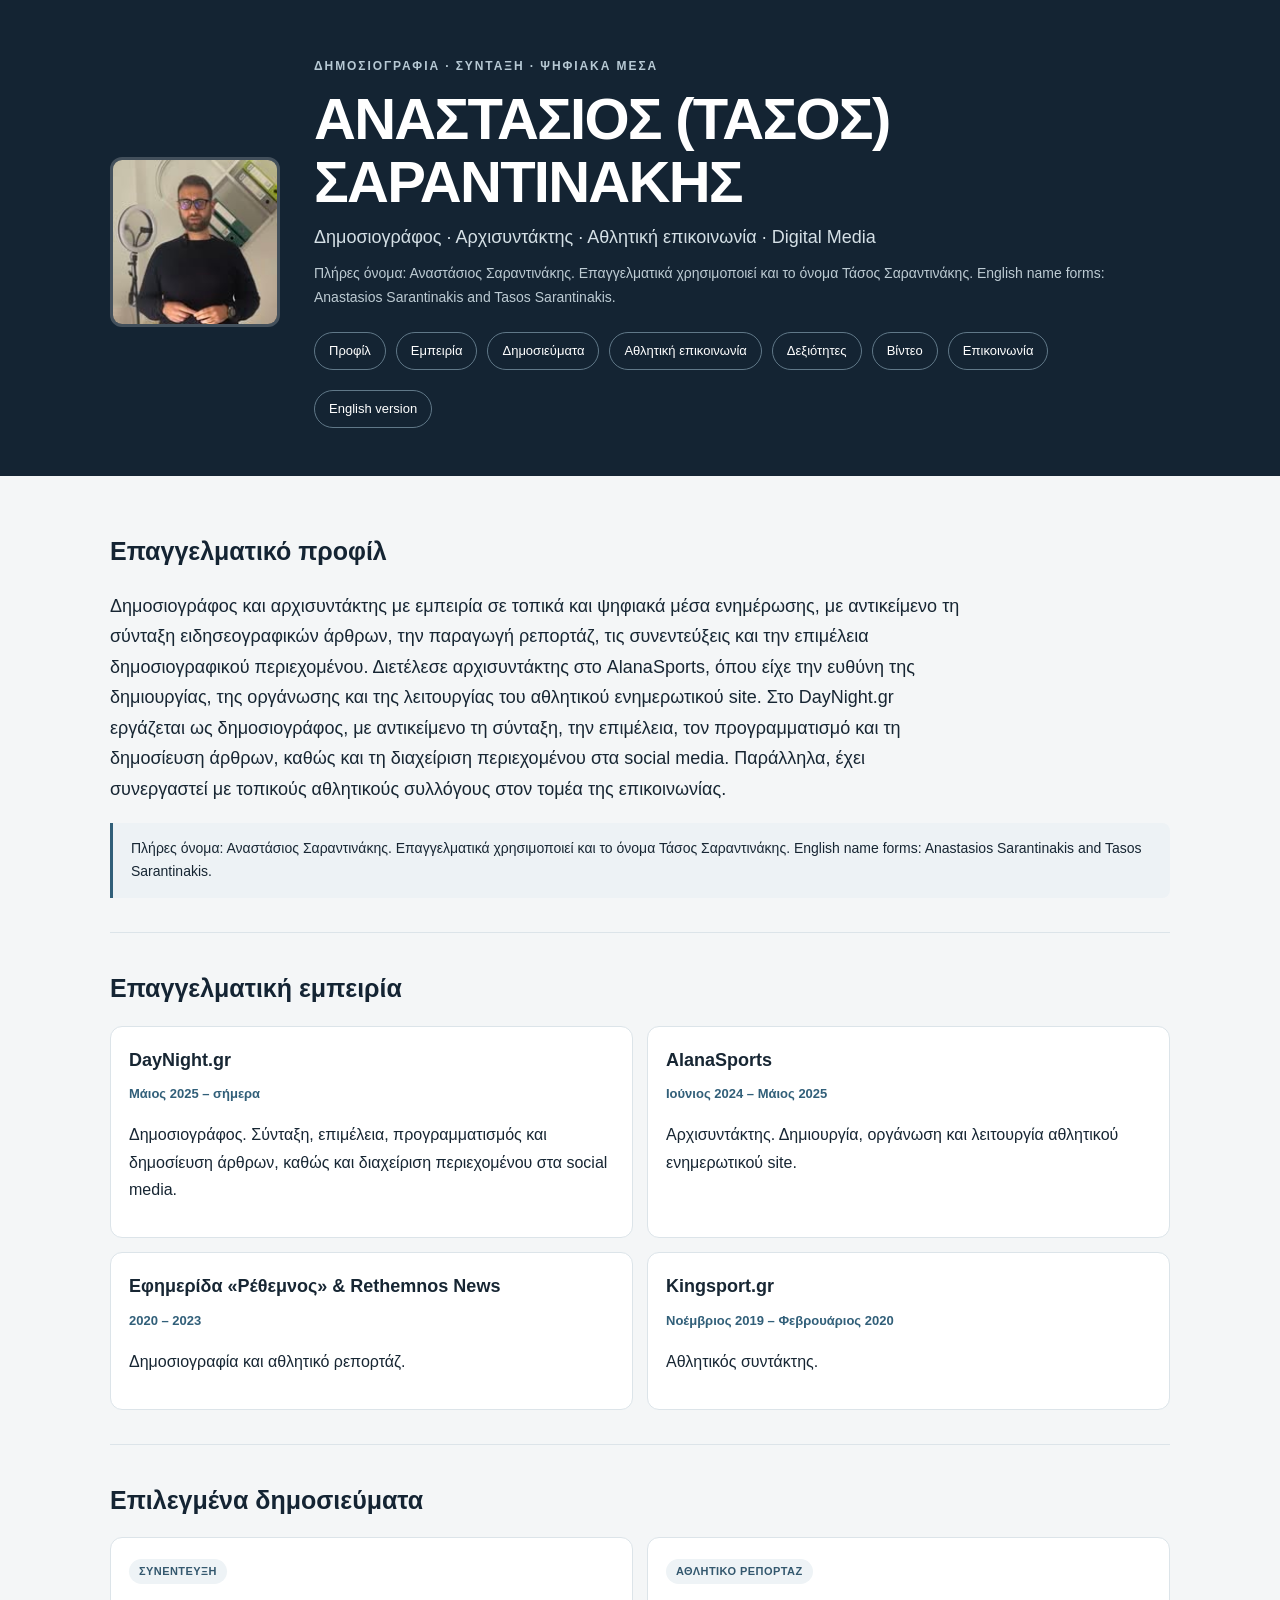
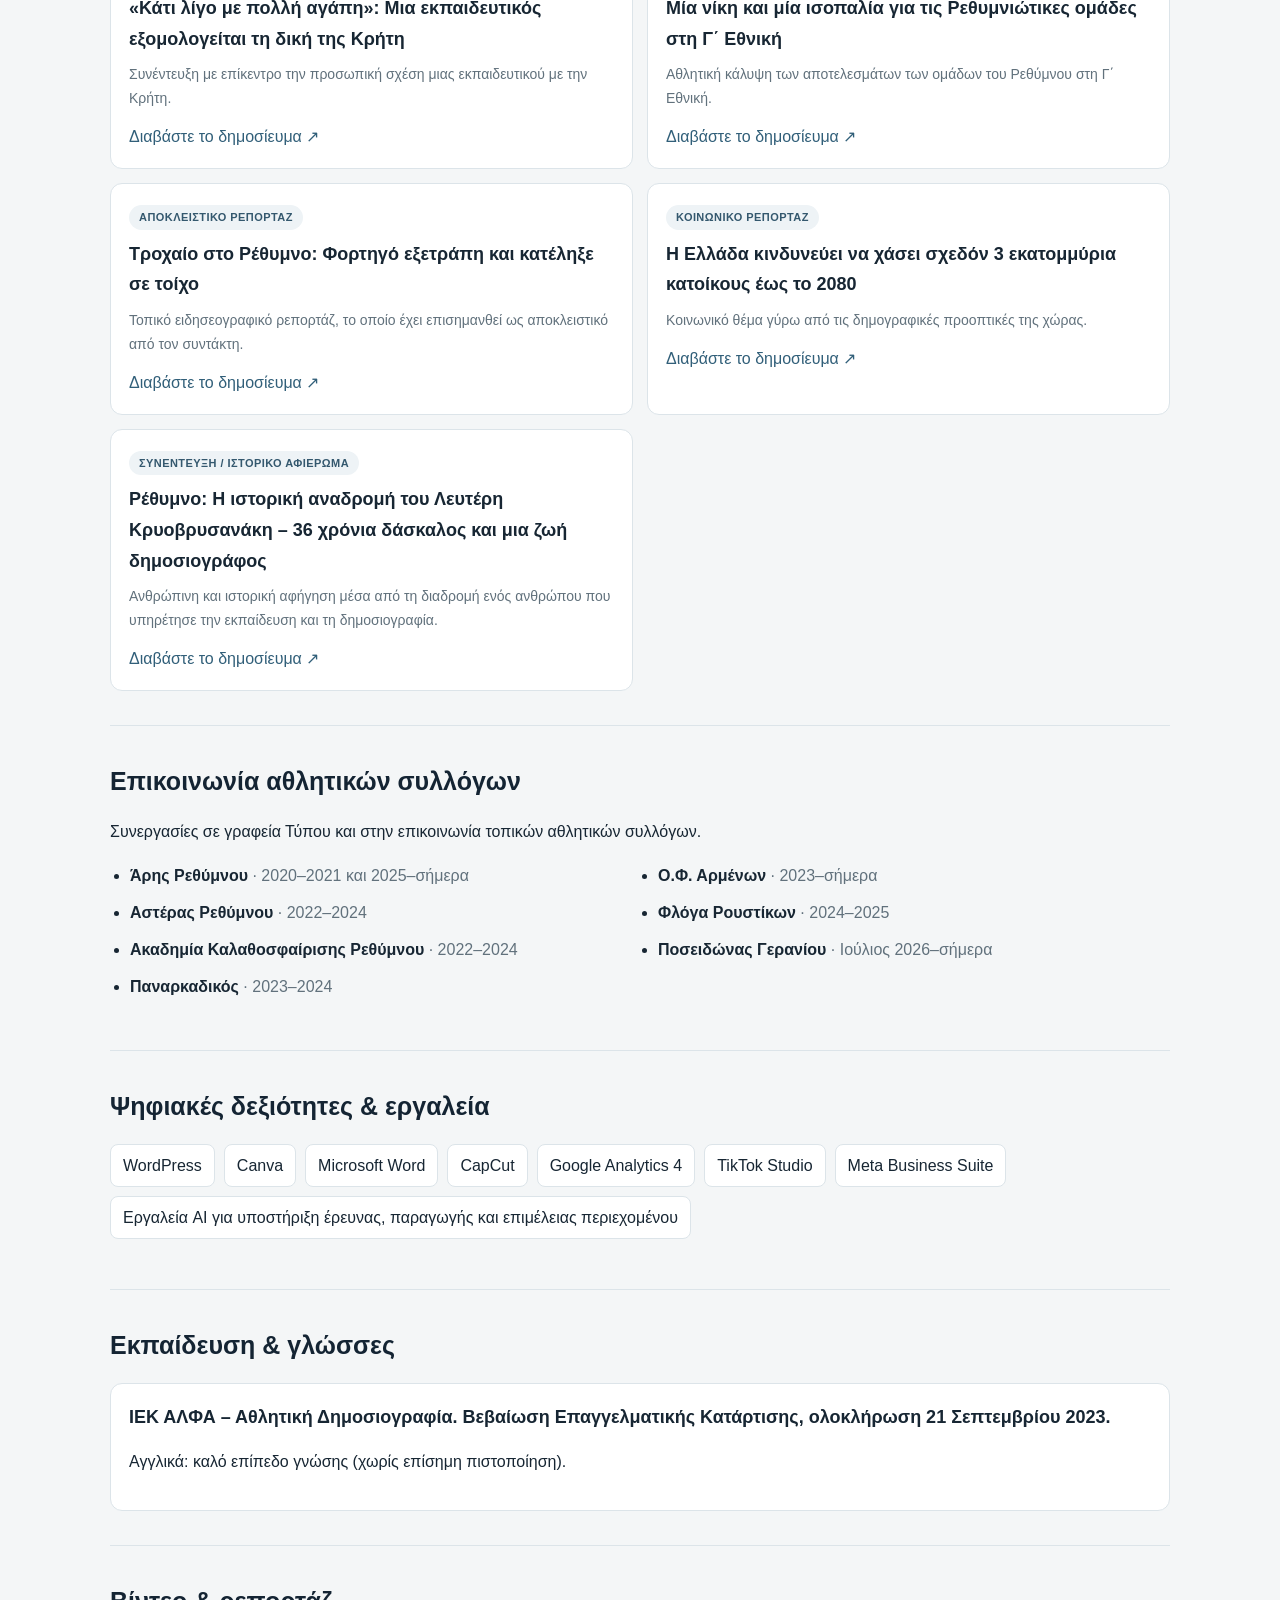
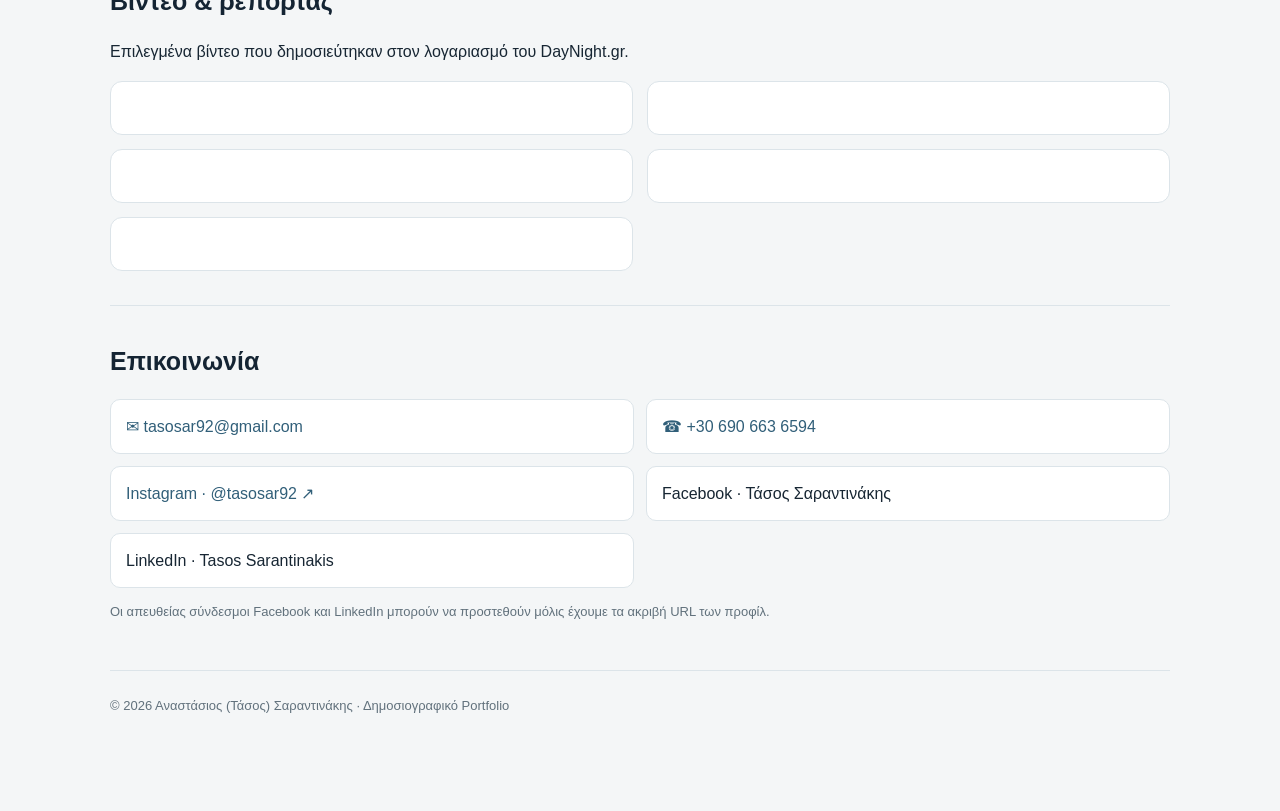
<file: index.html>
<!doctype html>
<html lang="el"><head><meta charset="utf-8"><meta name="viewport" content="width=device-width,initial-scale=1">
<title>Αναστάσιος (Τάσος) Σαραντινάκης | Δημοσιογράφος</title><meta name="description" content="Το δημοσιογραφικό portfolio του Αναστάσιου (Τάσου) Σαραντινάκη: ρεπορτάζ, συνεντεύξεις, αθλητική επικοινωνία και ψηφιακά μέσα."><meta name="robots" content="index,follow,max-image-preview:large">
<meta name="author" content="Anastasios (Tasos) Sarantinakis"><meta name="keywords" content="Αναστάσιος Σαραντινάκης, Τάσος Σαραντινάκης, Anastasios Sarantinakis, Tasos Sarantinakis, journalist, δημοσιογράφος, sports journalist, αθλητική δημοσιογραφία">
<meta property="og:type" content="website"><meta property="og:title" content="Αναστάσιος (Τάσος) Σαραντινάκης | Δημοσιογράφος"><meta property="og:description" content="Το δημοσιογραφικό portfolio του Αναστάσιου (Τάσου) Σαραντινάκη: ρεπορτάζ, συνεντεύξεις, αθλητική επικοινωνία και ψηφιακά μέσα."><meta property="og:image" content="assets/tasos-sarantinakis.jpg"><meta name="twitter:card" content="summary_large_image">
<link rel="stylesheet" href="style.css"><link rel="alternate" hreflang="el" href="index.html"><link rel="alternate" hreflang="en" href="en/index.html"><link rel="alternate" hreflang="x-default" href="index.html">
<script type="application/ld+json">{"@context":"https://schema.org","@type":"Person","name":"Anastasios Sarantinakis","alternateName":["Tasos Sarantinakis","Αναστάσιος Σαραντινάκης","Τάσος Σαραντινάκης"],"jobTitle":["Journalist","Editor","Sports Journalist"],"description":"Το δημοσιογραφικό portfolio του Αναστάσιου (Τάσου) Σαραντινάκη: ρεπορτάζ, συνεντεύξεις, αθλητική επικοινωνία και ψηφιακά μέσα.","image":"assets/tasos-sarantinakis.jpg","email":"mailto:tasosar92@gmail.com","telephone":"+306906636594","knowsLanguage":["Greek","English"],"sameAs":["https://www.instagram.com/tasosar92/"]}</script>
</head><body><header class="top"><div class="wrap hero"><img class="portrait" src="assets/tasos-sarantinakis.jpg" alt="Αναστάσιος (Τάσος) Σαραντινάκης"><div><div class="eyebrow">ΔΗΜΟΣΙΟΓΡΑΦΙΑ · ΣΥΝΤΑΞΗ · ΨΗΦΙΑΚΑ ΜΕΣΑ</div><h1>ΑΝΑΣΤΑΣΙΟΣ (ΤΑΣΟΣ)<br>ΣΑΡΑΝΤΙΝΑΚΗΣ</h1><div class="sub">Δημοσιογράφος · Αρχισυντάκτης · Αθλητική επικοινωνία · Digital Media</div><div class="aka">Πλήρες όνομα: Αναστάσιος Σαραντινάκης. Επαγγελματικά χρησιμοποιεί και το όνομα Τάσος Σαραντινάκης. English name forms: Anastasios Sarantinakis and Tasos Sarantinakis.</div><nav class="nav"><a href="#profile">Προφίλ</a><a href="#experience">Εμπειρία</a><a href="#publications">Δημοσιεύματα</a><a href="#sports">Αθλητική επικοινωνία</a><a href="#skills">Δεξιότητες</a><a href="#videos">Βίντεο</a><a href="#contact">Επικοινωνία</a></nav><a class="lang" href="en/index.html">English version</a></div></div></header>
<main class="wrap main"><section class="section" id="profile"><h2>Επαγγελματικό προφίλ</h2><p class="lead">Δημοσιογράφος και αρχισυντάκτης με εμπειρία σε τοπικά και ψηφιακά μέσα ενημέρωσης, με αντικείμενο τη σύνταξη ειδησεογραφικών άρθρων, την παραγωγή ρεπορτάζ, τις συνεντεύξεις και την επιμέλεια δημοσιογραφικού περιεχομένου. Διετέλεσε αρχισυντάκτης στο AlanaSports, όπου είχε την ευθύνη της δημιουργίας, της οργάνωσης και της λειτουργίας του αθλητικού ενημερωτικού site. Στο DayNight.gr εργάζεται ως δημοσιογράφος, με αντικείμενο τη σύνταξη, την επιμέλεια, τον προγραμματισμό και τη δημοσίευση άρθρων, καθώς και τη διαχείριση περιεχομένου στα social media. Παράλληλα, έχει συνεργαστεί με τοπικούς αθλητικούς συλλόγους στον τομέα της επικοινωνίας.</p><div class="identity-note">Πλήρες όνομα: Αναστάσιος Σαραντινάκης. Επαγγελματικά χρησιμοποιεί και το όνομα Τάσος Σαραντινάκης. English name forms: Anastasios Sarantinakis and Tasos Sarantinakis.</div></section>
<section class="section" id="experience"><h2>Επαγγελματική εμπειρία</h2><div class="grid"><div class="card"><h3>DayNight.gr</h3><div class="date">Μάιος 2025 – σήμερα</div><p>Δημοσιογράφος. Σύνταξη, επιμέλεια, προγραμματισμός και δημοσίευση άρθρων, καθώς και διαχείριση περιεχομένου στα social media.</p></div><div class="card"><h3>AlanaSports</h3><div class="date">Ιούνιος 2024 – Μάιος 2025</div><p>Αρχισυντάκτης. Δημιουργία, οργάνωση και λειτουργία αθλητικού ενημερωτικού site.</p></div><div class="card"><h3>Εφημερίδα «Ρέθεμνος» & Rethemnos News</h3><div class="date">2020 – 2023</div><p>Δημοσιογραφία και αθλητικό ρεπορτάζ.</p></div><div class="card"><h3>Kingsport.gr</h3><div class="date">Νοέμβριος 2019 – Φεβρουάριος 2020</div><p>Αθλητικός συντάκτης.</p></div></div></section>
<section class="section" id="publications"><h2>Επιλεγμένα δημοσιεύματα</h2><div class="grid"><article class="card pub"><span class="tag">ΣΥΝΕΝΤΕΥΞΗ</span><h3>«Κάτι λίγο με πολλή αγάπη»: Μια εκπαιδευτικός εξομολογείται τη δική της Κρήτη</h3><p>Συνέντευξη με επίκεντρο την προσωπική σχέση μιας εκπαιδευτικού με την Κρήτη.</p><a href="https://www.daynight.gr/kriti/rethymno/kati-ligo-me-polli-agapi-mia-ekpaideftikos-exomologeitai-ti-diki-tis-kriti/" target="_blank" rel="noopener">Διαβάστε το δημοσίευμα ↗</a></article><article class="card pub"><span class="tag">ΑΘΛΗΤΙΚΟ ΡΕΠΟΡΤΑΖ</span><h3>Μία νίκη και μία ισοπαλία για τις Ρεθυμνιώτικες ομάδες στη Γ΄ Εθνική</h3><p>Αθλητική κάλυψη των αποτελεσμάτων των ομάδων του Ρεθύμνου στη Γ΄ Εθνική.</p><a href="https://www.daynight.gr/plus/sports/podosfairo/mia-niki-kai-mia-isopalia-gia-tis-rethymniotikes-omades-sti-g%CE%84-ethniki/" target="_blank" rel="noopener">Διαβάστε το δημοσίευμα ↗</a></article><article class="card pub"><span class="tag">ΑΠΟΚΛΕΙΣΤΙΚΟ ΡΕΠΟΡΤΑΖ</span><h3>Τροχαίο στο Ρέθυμνο: Φορτηγό εξετράπη και κατέληξε σε τοίχο</h3><p>Τοπικό ειδησεογραφικό ρεπορτάζ, το οποίο έχει επισημανθεί ως αποκλειστικό από τον συντάκτη.</p><a href="https://www.daynight.gr/kriti/rethymno/trochaio-sto-rethymno-fortigo-exetrapi-kai-katelixe-se-toichof/" target="_blank" rel="noopener">Διαβάστε το δημοσίευμα ↗</a></article><article class="card pub"><span class="tag">ΚΟΙΝΩΝΙΚΟ ΡΕΠΟΡΤΑΖ</span><h3>Η Ελλάδα κινδυνεύει να χάσει σχεδόν 3 εκατομμύρια κατοίκους έως το 2080</h3><p>Κοινωνικό θέμα γύρω από τις δημογραφικές προοπτικές της χώρας.</p><a href="https://www.daynight.gr/ellada/society/i-ellada-kindynevei-na-chasei-schedon-3-ekatommyria-katoikous-eos-to-2080/" target="_blank" rel="noopener">Διαβάστε το δημοσίευμα ↗</a></article><article class="card pub"><span class="tag">ΣΥΝΕΝΤΕΥΞΗ / ΙΣΤΟΡΙΚΟ ΑΦΙΕΡΩΜΑ</span><h3>Ρέθυμνο: Η ιστορική αναδρομή του Λευτέρη Κρυοβρυσανάκη – 36 χρόνια δάσκαλος και μια ζωή δημοσιογράφος</h3><p>Ανθρώπινη και ιστορική αφήγηση μέσα από τη διαδρομή ενός ανθρώπου που υπηρέτησε την εκπαίδευση και τη δημοσιογραφία.</p><a href="https://www.daynight.gr/kriti/rethymno/rethymno-i-istoriki-anadromi-tou-lefteri-kryovrysanaki-36-chronia-daskalos-kai-mia-zoi-dimosiografos/" target="_blank" rel="noopener">Διαβάστε το δημοσίευμα ↗</a></article></div></section>
<section class="section" id="sports"><h2>Επικοινωνία αθλητικών συλλόγων</h2><p>Συνεργασίες σε γραφεία Τύπου και στην επικοινωνία τοπικών αθλητικών συλλόγων.</p><ul class="clubs"><li><strong>Άρης Ρεθύμνου</strong> <span class="muted">· 2020–2021 και 2025–σήμερα</span></li><li><strong>Αστέρας Ρεθύμνου</strong> <span class="muted">· 2022–2024</span></li><li><strong>Ακαδημία Καλαθοσφαίρισης Ρεθύμνου</strong> <span class="muted">· 2022–2024</span></li><li><strong>Παναρκαδικός</strong> <span class="muted">· 2023–2024</span></li><li><strong>Ο.Φ. Αρμένων</strong> <span class="muted">· 2023–σήμερα</span></li><li><strong>Φλόγα Ρουστίκων</strong> <span class="muted">· 2024–2025</span></li><li><strong>Ποσειδώνας Γερανίου</strong> <span class="muted">· Ιούλιος 2026–σήμερα</span></li></ul></section>
<section class="section" id="skills"><h2>Ψηφιακές δεξιότητες & εργαλεία</h2><ul class="skills"><li>WordPress</li><li>Canva</li><li>Microsoft Word</li><li>CapCut</li><li>Google Analytics 4</li><li>TikTok Studio</li><li>Meta Business Suite</li><li>Εργαλεία AI για υποστήριξη έρευνας, παραγωγής και επιμέλειας περιεχομένου</li></ul></section>
<section class="section" id="education"><h2>Εκπαίδευση & γλώσσες</h2><div class="card"><h3>ΙΕΚ ΑΛΦΑ – Αθλητική Δημοσιογραφία. Βεβαίωση Επαγγελματικής Κατάρτισης, ολοκλήρωση 21 Σεπτεμβρίου 2023.</h3><p>Αγγλικά: καλό επίπεδο γνώσης (χωρίς επίσημη πιστοποίηση).</p></div></section>
<section class="section" id="videos">
  <h2>Βίντεο & ρεπορτάζ</h2>
  <p>Επιλεγμένα βίντεο που δημοσιεύτηκαν στον λογαριασμό του DayNight.gr.</p>

  <div class="grid">
    <div class="card">
      <blockquote class="tiktok-embed" cite="https://www.tiktok.com/@daynight.gr/video/7673116388549987586" data-video-id="7673116388549987586"><section></section></blockquote>
    </div>
    <div class="card">
      <blockquote class="tiktok-embed" cite="https://www.tiktok.com/@daynight.gr/video/7667528803450752278" data-video-id="7667528803450752278"><section></section></blockquote>
    </div>
    <div class="card">
      <blockquote class="tiktok-embed" cite="https://www.tiktok.com/@daynight.gr/video/7642313404165672214" data-video-id="7642313404165672214"><section></section></blockquote>
    </div>
    <div class="card">
      <blockquote class="tiktok-embed" cite="https://www.tiktok.com/@daynight.gr/video/7633412655662779670" data-video-id="7633412655662779670"><section></section></blockquote>
    </div>
    <div class="card">
      <blockquote class="tiktok-embed" cite="https://www.tiktok.com/@daynight.gr/video/7644545064596770070" data-video-id="7644545064596770070"><section></section></blockquote>
    </div>
  </div>

  <script async src="https://www.tiktok.com/embed.js"></script>
</section><section class="section" id="contact"><h2>Επικοινωνία</h2><div class="contact"><a href="mailto:tasosar92@gmail.com">✉ tasosar92@gmail.com</a><a href="tel:+306906636594">☎ +30 690 663 6594</a><a href="https://www.instagram.com/tasosar92/" target="_blank" rel="noopener">Instagram · @tasosar92 ↗</a><div>Facebook · Τάσος Σαραντινάκης</div><div>LinkedIn · Tasos Sarantinakis</div></div><p class="small">Οι απευθείας σύνδεσμοι Facebook και LinkedIn μπορούν να προστεθούν μόλις έχουμε τα ακριβή URL των προφίλ.</p></section>
<footer class="footer">© 2026 Αναστάσιος (Τάσος) Σαραντινάκης · Δημοσιογραφικό Portfolio</footer></main></body></html>
</file>
<file: style.css>
:root{--ink:#172633;--muted:#61717c;--blue:#315f79;--pale:#eef3f6;--line:#dce4e9;--paper:#fff;--dark:#142433}
*{box-sizing:border-box}html{scroll-behavior:smooth}body{margin:0;background:#f4f6f7;color:var(--ink);font:16px/1.7 Arial,Helvetica,sans-serif}a{color:var(--blue);text-decoration:none}a:hover{text-decoration:underline}.wrap{width:min(1060px,92%);margin:auto}.top{background:var(--dark);color:white;padding:56px 0 48px}.hero{display:grid;grid-template-columns:170px 1fr;gap:34px;align-items:center}.portrait{width:170px;height:170px;object-fit:cover;border-radius:12px;border:3px solid rgba(255,255,255,.2)}.eyebrow{letter-spacing:.16em;text-transform:uppercase;font-size:12px;color:#b7c9d4;font-weight:bold}.top h1{font-size:clamp(34px,6vw,58px);line-height:1.08;margin:12px 0 8px;letter-spacing:-.03em}.top .sub{font-size:18px;color:#d5e0e6}.top .aka{font-size:14px;color:#bdcbd3;margin-top:10px}.nav{display:flex;flex-wrap:wrap;gap:10px;margin-top:22px}.nav a,.lang{border:1px solid #607888;border-radius:30px;padding:7px 14px;color:#fff;font-size:13px}.lang{display:inline-block;margin-top:20px}.main{padding:20px 0 70px}.section{padding:34px 0;border-bottom:1px solid var(--line)}h2{font-size:25px;margin:0 0 16px;color:var(--dark)}h3{font-size:18px;margin:0 0 8px}.lead{font-size:18px;max-width:850px}.muted{color:var(--muted)}.grid{display:grid;grid-template-columns:repeat(2,minmax(0,1fr));gap:14px}.card{background:var(--paper);border:1px solid var(--line);border-radius:12px;padding:18px}.date{font-size:13px;color:var(--blue);font-weight:bold}.tag{display:inline-block;background:var(--pale);color:#34586e;border-radius:20px;padding:3px 10px;font-size:11px;font-weight:bold;letter-spacing:.04em}.pub h3{margin:9px 0}.pub p{margin:0 0 12px;color:var(--muted);font-size:14px}.skills{display:flex;flex-wrap:wrap;gap:9px;padding:0;list-style:none}.skills li{background:white;border:1px solid var(--line);padding:7px 12px;border-radius:8px}.clubs{columns:2;padding-left:20px}.clubs li{break-inside:avoid;margin:0 0 10px}.contact{display:grid;grid-template-columns:repeat(2,minmax(0,1fr));gap:12px}.contact a,.contact div{background:white;border:1px solid var(--line);border-radius:10px;padding:13px 15px}.footer{padding:24px 0;color:var(--muted);font-size:13px}.identity-note{background:#edf2f5;border-left:3px solid var(--blue);padding:14px 18px;border-radius:0 8px 8px 0;font-size:14px}.small{font-size:13px;color:var(--muted)}
@media(max-width:680px){.hero{grid-template-columns:1fr;gap:18px}.portrait{width:125px;height:125px}.grid,.contact{grid-template-columns:1fr}.clubs{columns:1}.top{padding:36px 0}}
</file>
